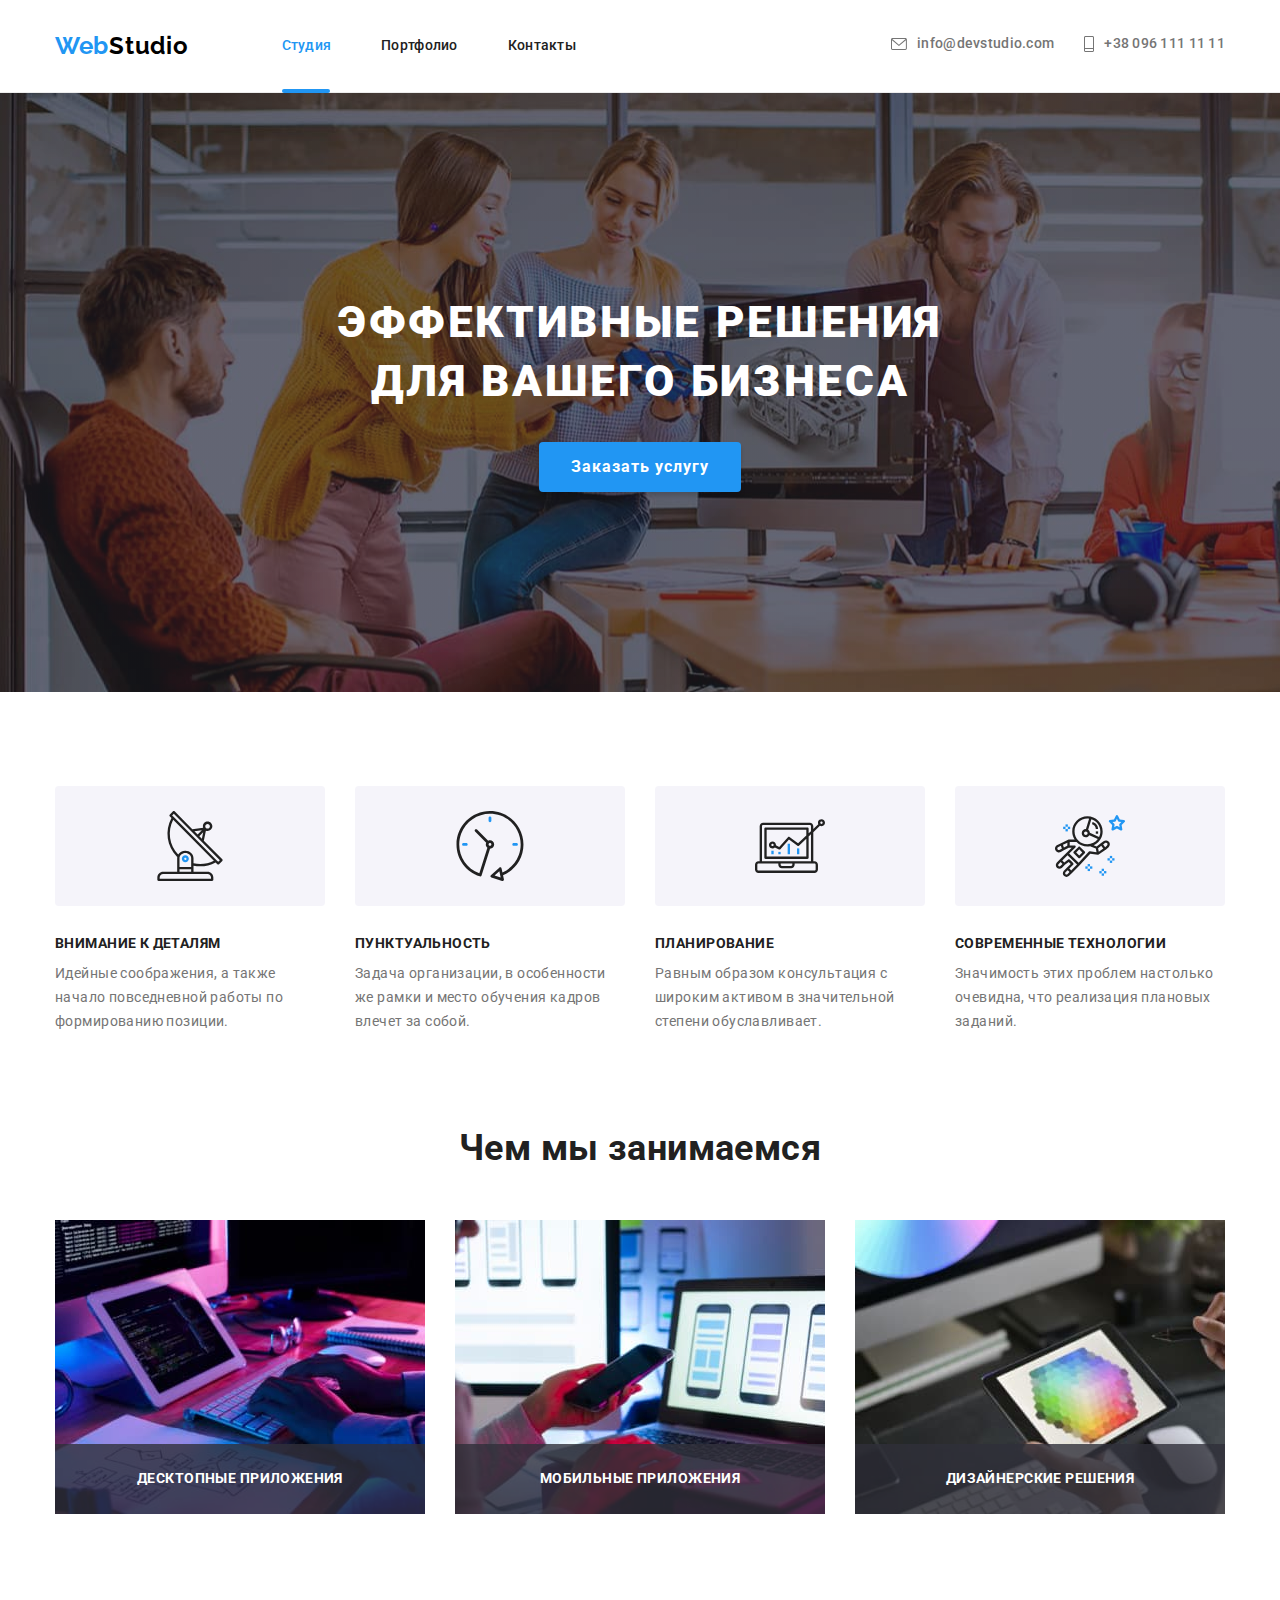
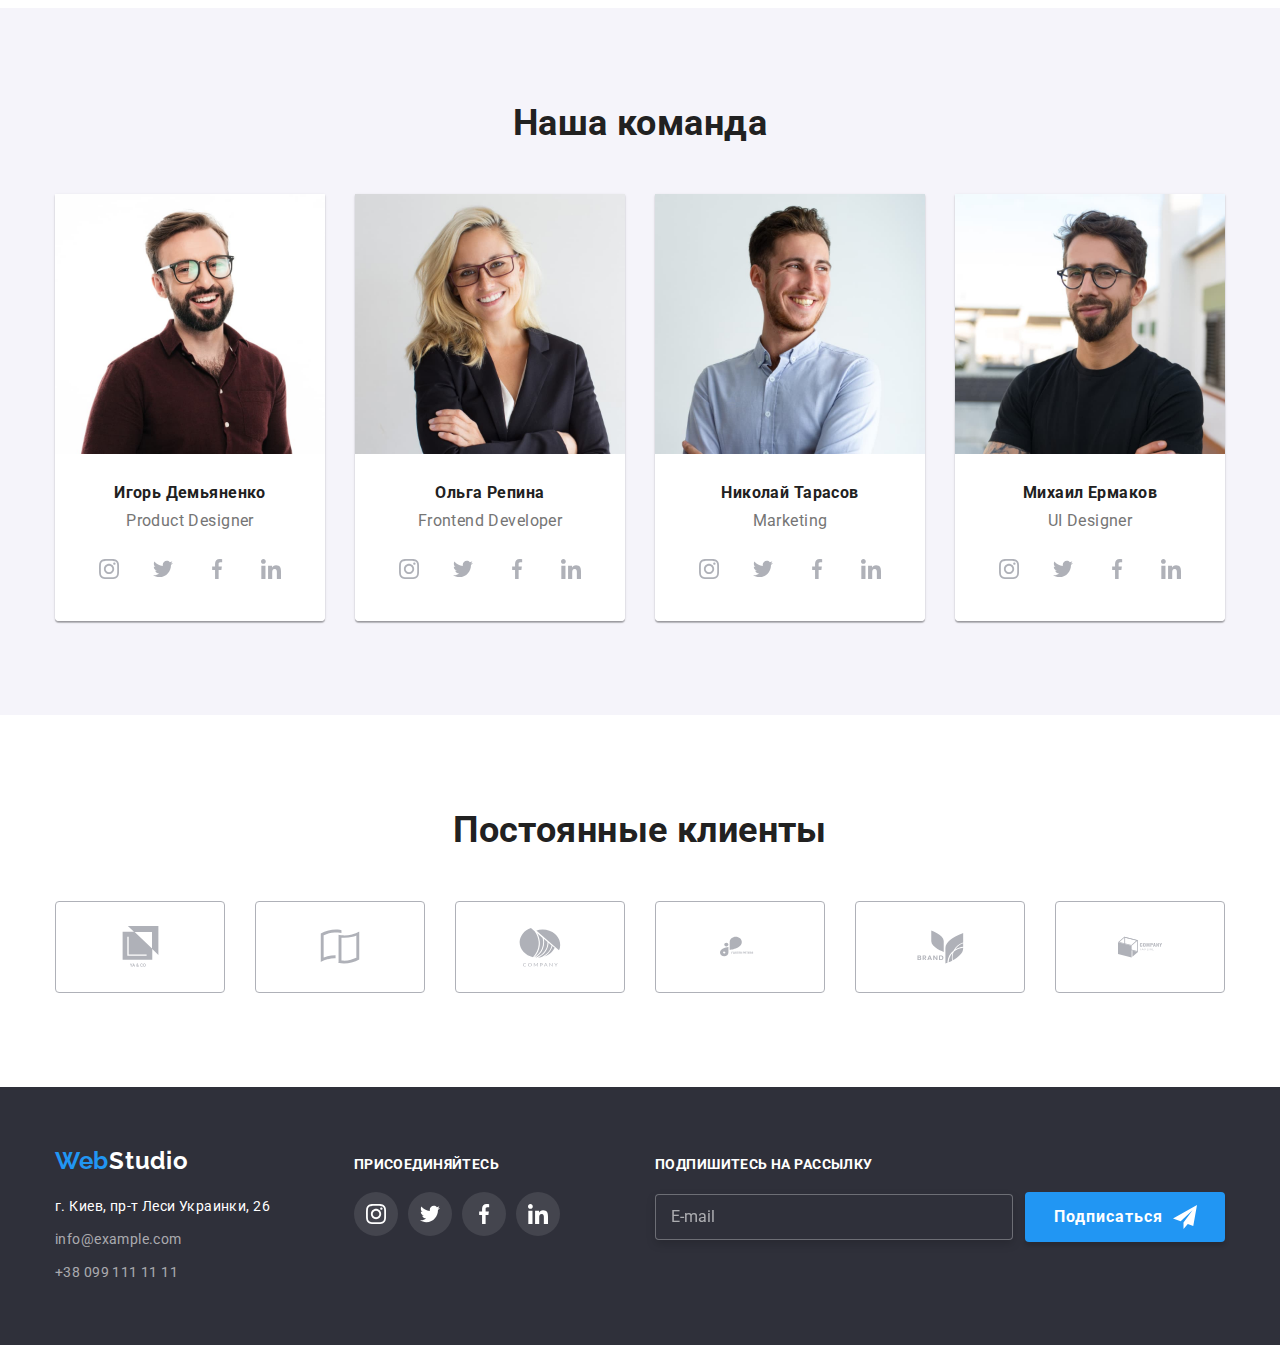
<file: index.html>
<!DOCTYPE html>
<html lang="ru">
<head>
    <meta charset="UTF-8">
    <meta http-equiv="X-UA-Compatible" content="IE=edge">
    <meta name="viewport" content="width=device-width, initial-scale=1.0">
    <title>WebStudio</title>
    <link href="https://fonts.googleapis.com/css2?family=Raleway:wght@700&family=Roboto:wght@400;500;700;900&display=swap"
      rel="stylesheet">
    <!--<link rel="stylesheet" href="https://cdnjs.cloudflare.com/ajax/libs/modern-normalize/1.1.0/modern-normalize.min.css">-->
    <!--<link rel="stylesheet" href="./css/styles.css">-->
    <link rel="stylesheet" href="./css/main.min.css"> 
</head>

<body>
  <header class="header header--underline">
  <div class="container header__main-nav">
    <nav class="header__main-nav">
      <a href="./index.html" class="logo">Web<span class="logo--black">Studio</span></a>
      <ul class="header__site-nav">
        <li class="header__item  header__item-studio--active"><a href="" class="header__link header__link--current">Студия</a></li>
        <li class="header__item"><a href="./portfolio.html" class="header__link">Портфолио</a></li>
        <li class="header__item"><a href="" class="header__link">Контакты</a></li>
      </ul>
    </nav>
          <ul class="header__auth-nav">
            <li class="header__point">
              <a class="header__contact" href="mailto:info@devstudio.com">
                <svg class="header__icon header__icon--envelope" width="16" height="12"><use href="./images/sprite.svg#icon-envelope"></use></svg>info@devstudio.com</a>
            </li>
            <li class="header__point">
              <a class="header__contact" href="tel:+380961111111">
                <svg class="header__icon header__icon--smartphone" width="10" height="16"><use href="./images/sprite.svg#icon-cell"></use></svg>+38 096 111 11 11</a>
            </li>
          </ul>
  </div>
  </header>

<main>
  <section class="hero">
      <h1 class="hero__title">Эффективные решения<br/> для вашего бизнеса</h1>
      <button type="button" class="hero__button" data-modal-open>Заказать услугу</button>
  </section>


  <section class="our-pluses">
    <div class="container">
      <h2 class="our-pluses__title visually-hidden">Преимущества компании</h2>
      <ul class="our-pluses__list">
        <li class="our-pluses__item icon-antenna"><!--Одну иконку сделал через класс как пример-->
          <h3 class="our-pluses__subtitle">Внимание к деталям</h3>
          <p class="our-pluses__text">
            Идейные соображения, а также начало повседневной работы по формированию позиции.
          </p>
        </li>
        <li class="our-pluses__item">
          <h3 class="our-pluses__subtitle">Пунктуальность</h3>
          <p class="our-pluses__text">
            Задача организации, в особенности же рамки и место обучения кадров влечет за собой.
          </p>
        </li>
        <li class="our-pluses__item">
          <h3 class="our-pluses__subtitle">Планирование</h3>
          <p class="our-pluses__text">
            Равным образом консультация с широким активом в значительной степени обуславливает.
          </p>
        </li>
        <li class="our-pluses__item">
          <h3 class="our-pluses__subtitle">Современные технологии</h3>
          <p class="our-pluses__text">
            Значимость этих проблем настолько очевидна, что реализация плановых заданий.
          </p>
        </li>
      </ul>
    </div>
  </section>

  <section class="our-works">
    <div class="container">
      <h2 class="our-works__title">Чем мы занимаемся</h2>
        <ul class="our-works__list">
          <li>
            <div class="our-works__wrap">
              <img class="our-works__img" src="./images/computerphoto1.jpg" width="370" alt="компьютерные технологии" />
              <h3 class="our-works__subtitle">Десктопные приложения</h3>
            </div>
          </li>
          <li>
            <div class="our-works__wrap">
              <img class="our-works__img" src="./images/computerphoto2.jpg" width="370" alt="компьютерные технологии" />
              <h3 class="our-works__subtitle">Мобильные приложения</h3>
            </div>
          </li>
          <li>
            <div class="our-works__wrap">
              <img class="our-works__img" src="./images/computerphoto3.jpg" width="370" alt="компьютерные технологии" />
              <h3 class="our-works__subtitle">Дизайнерские решения</h3>
            </div>
          </li>
        </ul>
    </div>
  </section>

  <section class="our-team">
    <div class="container">
      <h2 class="our-team__title section-title title-style">Наша команда</h2>
      <ul class="our-team__card-set">
        <li class="our-team__card">
          <img class="our-team__img" src="./images/igor-photo.jpg" width="270" alt="игорь-product manager" />
          <div class="our-team__text-wrap">
            <h3 class="our-team__subtitle">Игорь Демьяненко</h3>
            <p class="our-team__text">Product Designer</p>
            <ul class="our-team__list-links">
              <li>
                <a class="our-team__link" href="">
                  <svg class="our-team__icon" width="20" height="20">
                    <use href="./images/icons.svg#instagram-gray"></use>
                  </svg>
                </a>
              </li>
              <li>
                <a class="our-team__link" href="">
                  <svg class="our-team__icon" width="20" height="20">
                    <use href="./images/icons.svg#twitter-gray"></use>
                  </svg>
                </a>
              </li>
              <li>
                <a class="our-team__link" href="">
                  <svg class="our-team__icon" width="20" height="20">
                    <use href="./images/icons.svg#facebook-gray"></use>
                  </svg>
                </a>
              </li>
              <li>
                <a class="our-team__link" href="">
                  <svg class="our-team__icon" width="20" height="20">
                    <use href="./images/icons.svg#linkedin-gray"></use>
                  </svg>
                </a>
              </li>
            </ul>
          </div>
        </li>
        <li class="our-team__card">
          <img class="our-team__img" src="./images/olga-photo.jpg" width="270" alt="ольга-frontend devtloper" />
          <div class="our-team__text-wrap">
            <h3 class="our-team__subtitle section-title">Ольга Репина</h3>
            <p class="our-team__text">Frontend Developer</p>
            <ul class="our-team__list-links list">
              <li>
                <a class="our-team__link" href="">
                  <svg class="our-team__icon" width="20" height="20">
                    <use href="./images/icons.svg#instagram-gray"></use>
                  </svg>
                </a>
              </li>
              <li>
                <a class="our-team__link" href="">
                  <svg class="our-team__icon" width="20" height="20">
                    <use href="./images/icons.svg#twitter-gray"></use>
                  </svg>
                </a>
              </li>
              <li>
                <a class="our-team__link" href="">
                  <svg class="our-team__icon" width="20" height="20">
                    <use href="./images/icons.svg#facebook-gray"></use>
                  </svg>
                </a>
              </li>
              <li>
                <a class="our-team__link" href="">
                  <svg class="our-team__icon" width="20" height="20">
                    <use href="./images/icons.svg#linkedin-gray"></use>
                  </svg>
                </a>
              </li>
            </ul>
          </div>
        </li>
        <li class="our-team__card">
          <img class="our-team__img" src="./images/nikolai-photo.jpg" width="270" alt="николай-marketing manager" />
          <div class="our-team__text-wrap">
            <h3 class="our-team__subtitle section-title">Николай Тарасов</h3>
            <p class="our-team__text">Marketing</p>
            <ul class="our-team__list-links list">
              <li>
                <a class="our-team__link" href="">
                  <svg class="our-team__icon" width="20" height="20">
                    <use href="./images/icons.svg#instagram-gray"></use>
                  </svg>
                </a>
              </li>
              <li>
                <a class="our-team__link" href="">
                  <svg class="our-team__icon" width="20" height="20">
                    <use href="./images/icons.svg#twitter-gray"></use>
                  </svg>
                </a>
              </li>
              <li>
                <a class="our-team__link" href="">
                  <svg class="our-team__icon" width="20" height="20">
                    <use href="./images/icons.svg#facebook-gray"></use>
                  </svg>
                </a>
              </li>
              <li>
                <a class="our-team__link" href="">
                  <svg class="our-team__icon" width="20" height="20">
                    <use href="./images/icons.svg#linkedin-gray"></use>
                  </svg>
                </a>
              </li>
            </ul>
          </div>
        </li>
        <li class="our-team__card">
          <img class="our-team__img" src="./images/mihail-photo.jpg" width="270" alt="михаил-UI designer" />
          <div class="our-team__text-wrap">
            <h3 class="our-team__subtitle section-title">Михаил Ермаков</h3>
            <p class="our-team__text">UI Designer</p>
            <ul class="our-team__list-links list">
              <li>
                <a class="our-team__link" href="">
                  <svg class="our-team__icon" width="20" height="20">
                    <use href="./images/icons.svg#instagram-gray"></use>
                  </svg>
                </a>
              </li>
              <li>
                <a class="our-team__link" href="">
                  <svg class="our-team__icon" width="20" height="20">
                    <use href="./images/icons.svg#twitter-gray"></use>
                  </svg>
                </a>
              </li>
              <li>
                <a class="our-team__link" href="">
                  <svg class="our-team__icon" width="20" height="20">
                    <use href="./images/icons.svg#facebook-gray"></use>
                  </svg>
                </a>
              </li>
              <li>
                <a class="our-team__link" href="">
                  <svg class="our-team__icon" width="20" height="20">
                    <use href="./images/icons.svg#linkedin-gray"></use>
                  </svg>
                </a>
              </li>
            </ul>
          </div>
        </li>
      </ul>
    </div>
  </section>

  <section class="clients">
    <div class="container">
      <h2 class="clients__title">Постоянные клиенты</h2>
      <ul class="clients__list">
        <li class="clients__item">
          <a class="clients__link" href=""><svg width="41" height="47" class="clients__icon"><use href="./images/icons.svg#company-one"></use></svg></a>
        </li>
        <li class="clients__item">
          <a class="clients__link" href=""><svg width="40" height="52" class="clients__icon"><use href="./images/icons.svg#company-two"></use></svg></a>
        </li>
        <li class="item">
          <a class="clients__link" href=""><svg width="44" height="42" class="clients__icon"><use href="./images/icons.svg#company-three"></use></svg></a>
        </li>
        <li class="clients__item">
          <a class="clients__link" href=""><svg width="85" height="41" class="clients__icon"><use href="./images/icons.svg#company-four"></use></svg></a>
        </li>
        <li class="clients__item">
          <a class="clients__link" href=""><svg width="63" height="46" class="clients__icon"><use href="./images/icons.svg#company-five"></use></svg></a>
        </li>
        <li class="clients__item">
          <a class="clients__link" href=""><svg width="94" height="44" class="clients__icon"><use href="./images/icons.svg#company-six"></use></svg></a>
        </li>
      </ul>
    </div>
  </section>
</main>

  <footer class="footer">
   <div class="container footer__footer-wrap">
      <div class="footer__contact-wrap">
          <a href="./index.html" class="logo footer__logo">Web<span class="logo--white">Studio</span></a>
          <address class="footer__contact">
              <p class="footer__text">г. Киев, пр-т Леси Украинки, 26</p>
              <ul class="footer__contact-list">
                <li class="footer__contact-item"><a class="footer__contact-link" href="mailto:info@example.com">info@example.com</a></li>
                <li class="footer__contact-item"><a class="footer__contact-link" href="tel:+380991111111">+38 099 111 11 11</a></li>
              </ul>
          </address>
      </div>

      <div class="footer__links-wrap">
        <h2 class="footer__title">присоединяйтесь</h2>
        <ul class="footer__links-list">
          <li class="footer__links-item">
            <a class="footer__link" href=""><svg class="footer__links-icon" width="20" height="20"><use href="./images/icons.svg#instagram-footer"></use></svg></a>
          </li>
          <li class="footer__links-item">
            <a class="footer__link" href=""><svg class="footer__links-icon" width="20" height="20"><use href="./images/icons.svg#twitter-footer"></use></svg></a>
          </li>
          <li class="footer__links-item">
            <a class="footer__link" href=""><svg class="footer__links-icon" width="20" height="20"><use href="./images/icons.svg#facebook-footer"></use></svg></a>
          </li>
          <li class="footer__links-item">
            <a class="footer__link" href=""><svg class="footer__links-icon" width="20" height="20"><use href="./images/icons.svg#linkedin-footer"></use></svg></a>
          </li>
        </ul>
      </div>

      <div class="footer__email">
          <h2 class="footer__title">Подпишитесь на рассылку</h2>
          <div class="footer__email-wrap">
              <form class="footer__form" method="post" autocomplete="off">
                <input class="footer__input" type="email" name="email" placeholder="E-mail">
              </form>
              <div class="footer__email-thumb">
                  <button class="footer__button" type="submit">Подписаться</button>
                  <svg class="footer__button-icon" width="24" height="24">
                    <use href="./images/icons.svg#icon-send"></use>
                  </svg>
              </div>
          </div>
      </div>
   </div>
  </footer>


  <div class="backdrop is-hidden" data-modal>
    <div class="backdrop__modal">
        <div class="backdrop__button-wrap">
          <button class="backdrop__button" type="button" data-modal-close>
            <svg class="backdrop-icon" width="11" height="11">
              <use href="./images/sprite.svg#icon-cross"></use>
            </svg>
          </button>
        </div>

      <form class="form" method="post" autocomplete="off" novalidate>
          <h2 class="form__title">Оставьте свои данные, мы вам перезвоним</h2>

          <label class="form__label">
              <span class="form__text">Имя</span>
              <span class="form__field">
                  <input class="form__input" type="text" name="username">
                  <svg class="form__icon" width="18" height="18">
                    <use href="./images/icons.svg#person-black"></use>
                  </svg>
              </span>
          </label>

          <label class="form__label">
              <span class="form__text">Телефон</span>
              <span class="form__field">
                  <input class="form__input" type="tel" name="tel">
                  <svg class="form__icon" width="18" height="18">
                    <use href="./images/icons.svg#phone-black"></use>
                  </svg>
              </span>
          </label>

          <label class="form__label">
              <span class="form__text">Почта</span>
              <span class="form__field">
                  <input class="form__input" type="email" name="email">
                  <svg class="form__icon" width="18" height="18">
                    <use href="./images/icons.svg#email-black"></use>
                  </svg>
              </span>
          </label>

          <label class="form__label form__label--textarea">
              <span class="form__text">Комментарий</span>
              <textarea class="form__textarea" name="comments" placeholder="Введите текст"></textarea>
          </label>

          <label class="form__label-checkbox">
            <input class="form__checkbox" type="checkbox" name="agree" value="agree">
            <span class="form__checkbox-icon"></span>
            <span class="form__checkbox-text">Соглашаюсь с рассылкой и принимаю <a class="form__link" href="">Условия договора</a></span>
          </label>

          <button class="button form__button" type="submit">Отправить</button>
      </form>
    </div>
  </div>

  <script src="./js/modal.js"></script>

</body>
</html>
</file>
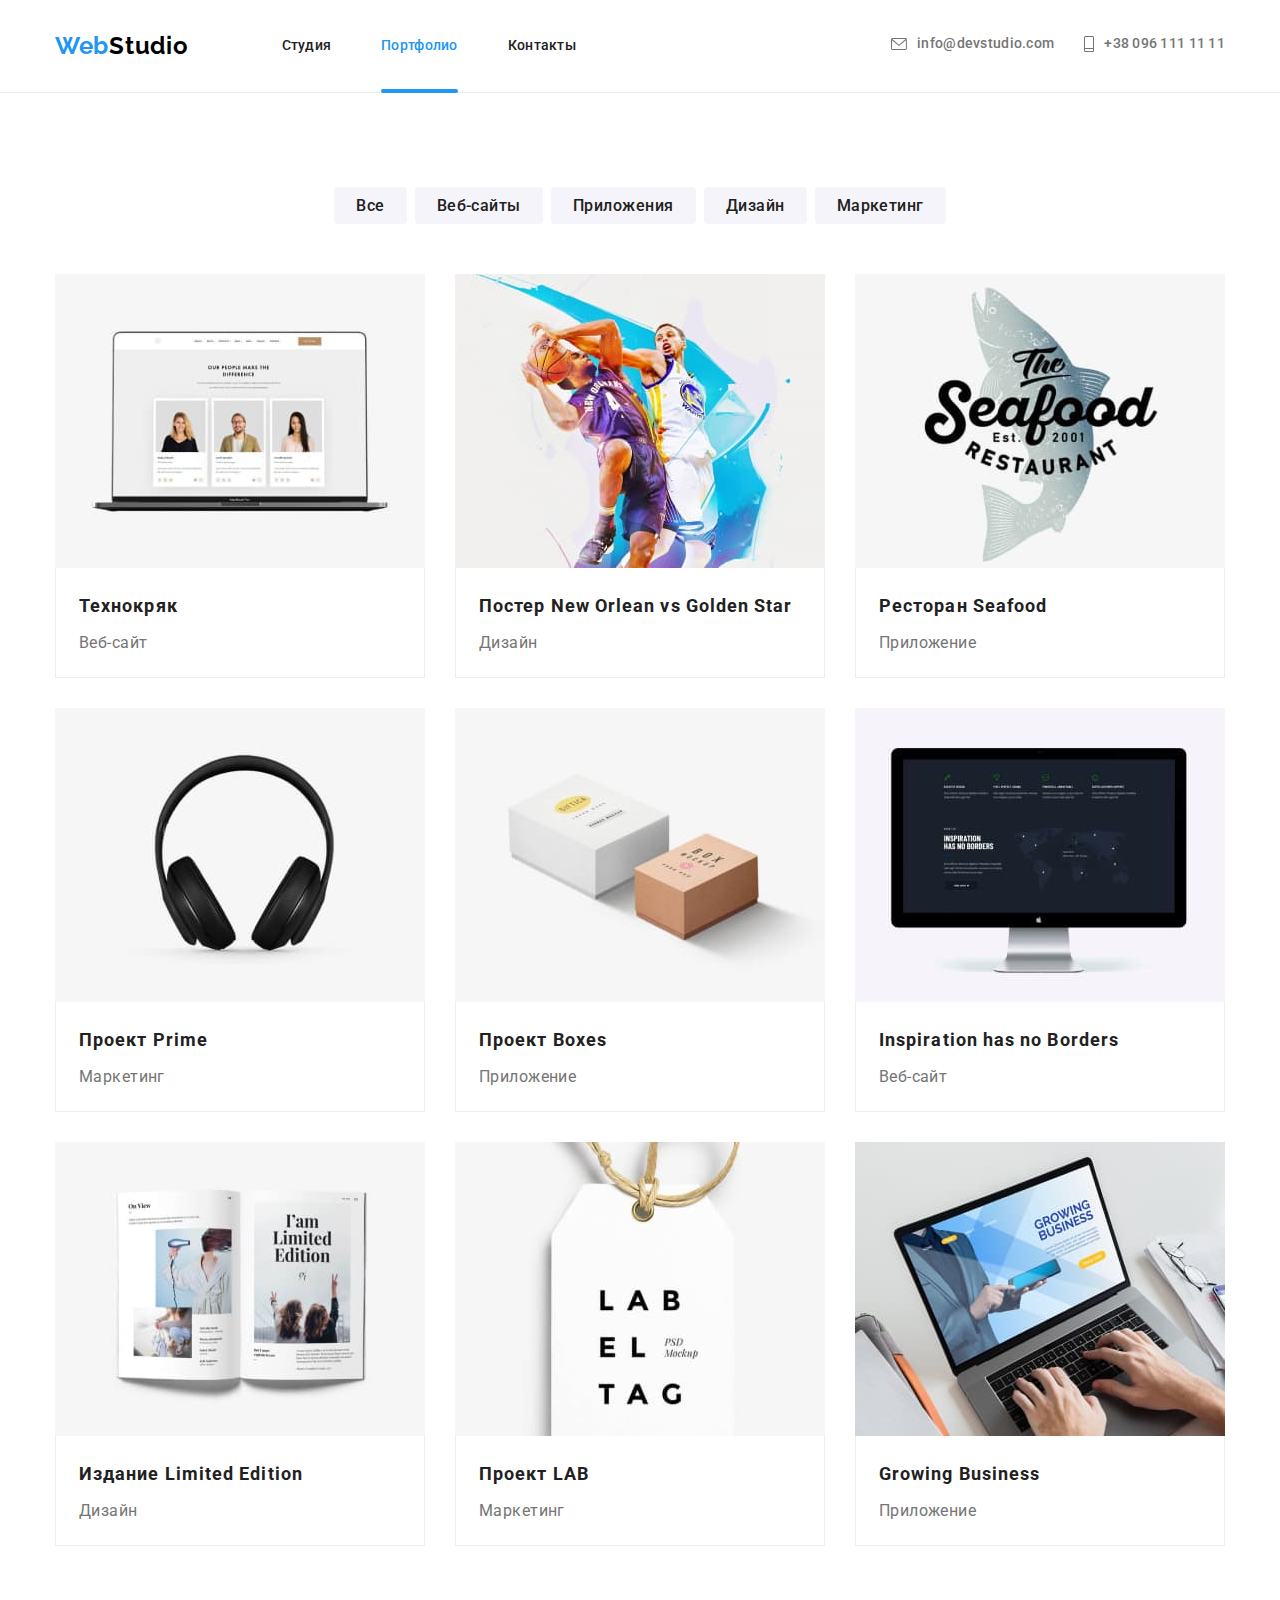
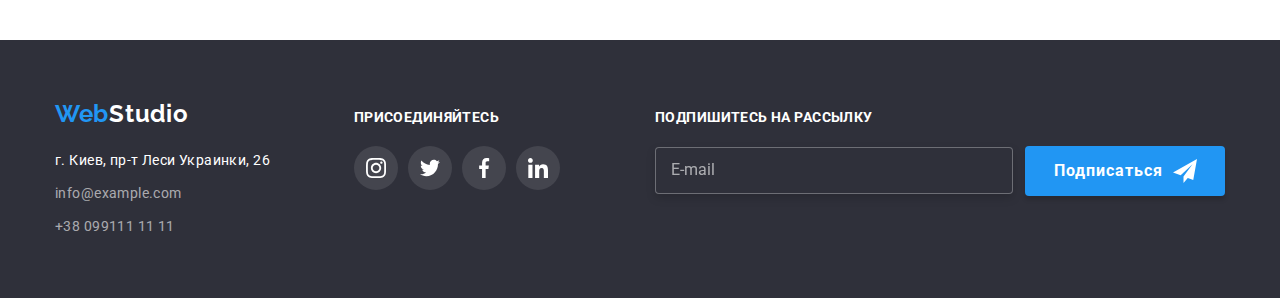
<file: portfolio.html>
<!DOCTYPE html>
<html lang="en">
<head>
    <meta charset="UTF-8">
    <meta http-equiv="X-UA-Compatible" content="IE=edge">
    <meta name="viewport" content="width=device-width, initial-scale=1.0">
    <title>WebStudio</title>
    <link href="https://fonts.googleapis.com/css2?family=Raleway:wght@700&family=Roboto:wght@400;500;700;900&display=swap"
        rel="stylesheet">
    <!--<link rel="stylesheet" href="https://cdnjs.cloudflare.com/ajax/libs/modern-normalize/1.1.0/modern-normalize.min.css">-->
    <!--<link rel="stylesheet" href="./css/styles.css">-->
    <link rel="stylesheet" href="./css/main.min.css">
</head>
<body>
<header class="header header--underline">
    <div class="container header__main-nav">
        <nav class="header__main-nav">
            <a href="./index.html" class="logo">Web<span class="logo--black">Studio</span></a>
            <ul class="header__site-nav list">
                <li class="header__item">
                    <a href="./index.html" class="header__link">Студия</a>
                </li>
                <li class="header__item header__item-prtf--active">
                    <a href="" class="header__link header__link--current">Портфолио</a>
                </li>
                <li class="header__item">
                    <a href="" class="header__link">Контакты</a>
                </li>
            </ul>
        </nav>
        <ul class="header__auth-nav list">
            <li class="header__point">
                <a class="header__contact" href="mailto:info@devstudio.com">
                    <svg class="header__icon header__icon--envelope" width="16" height="12">
                        <use href="./images/sprite.svg#icon-envelope"></use>
                    </svg>info@devstudio.com</a>
            </li>
            <li class="header__point">
                <a class="header__contact" href="tel:+380961111111">
                    <svg class="header__icon header__icon--smartphone" width="10" height="16">
                        <use href="./images/sprite.svg#icon-cell"></use>
                    </svg>+38 096 111 11 11</a>
            </li>
        </ul>
    </div>
</header>

<main>
  <section class="projects">
      <div class="container">
        <h1 class="visually-hidden">Портфолио</h1>
        <ul class="projects__button-list">
            <li class="projects__button-item"><button type="button" class="projects__button">Все</button></li>
            <li class="projects__button-item"><button type="button" class="projects__button">Веб-сайты</button></li>
            <li class="projects__button-item"><button type="button" class="projects__button">Приложения</button></li>
            <li class="projects__button-item"><button type="button" class="projects__button">Дизайн</button></li>
            <li class="projects__button-item"><button type="button" class="projects__button">Маркетинг</button></li>
        </ul>
        <ul class="projects__list">
            <li class="projects__item">
                <a class="projects__link" href="">
                    <div class="projects__thumb">
                        <p class="projects__overlay">
                            Ресурс предлагает комплексные предложения с разным уровнем функционала и сервисов. 
                            Все это позволит посетителю получить исчерпывающие сведения о компании или частном лице.
                        </p>
                        <img class="projects__img" src="./images/techno-collapse.jpg" alt="Технокряк">
                    </div>
                    <div class="projects__text-wrap">
                        <h2 class="projects__subtitle">Технокряк</h2>
                        <p class="projects__text">Веб-сайт</p>
                    </div>
                </a>
            </li>
            <li class="projects__item">
                <a class="projects__link" href="">
                    <div class="projects__thumb">
                        <p class="projects__overlay">
                            Ресурс предлагает комплексные предложения с разным уровнем функционала и сервисов.
                            Все это позволит посетителю получить исчерпывающие сведения о компании или частном лице.
                        </p>
                        <img class="projects__img" src="./images/bassketball.jpg" alt="Постер New Orlean vs Golden Star">
                    </div>
                    <div class="projects__text-wrap">
                        <h2 class="projects__subtitle">Постер New Orlean vs Golden Star</h2>
                        <p class="projects__text">Дизайн</p>
                    </div>
                </a>
            </li>
            <li class="projects__item">
                <a class="projects__link" href="">
                    <div class="projects__thumb">
                        <p class="projects__overlay">
                            Ресурс предлагает комплексные предложения с разным уровнем функционала и сервисов.
                            Все это позволит посетителю получить исчерпывающие сведения о компании или частном лице.
                        </p>
                        <img class="projects__img" src="./images/seafood.jpg" alt="Ресторан Seafood">
                    </div>
                    <div class="projects__text-wrap">
                        <h2 class="projects__subtitle">Ресторан Seafood</h2>
                        <p class="projects__text">Приложение</p>
                    </div>
                </a>
            </li>
            <li class="projects__item">
                <a class="projects__link" href="">
                    <div class="projects__thumb">
                        <p class="projects__overlay">
                            Ресурс предлагает комплексные предложения с разным уровнем функционала и сервисов.
                            Все это позволит посетителю получить исчерпывающие сведения о компании или частном лице.
                        </p>
                        <img class="projects__img" src="./images/headphones.jpg" alt="Проект Prime">
                    </div>
                    <div class="projects__text-wrap">
                        <h2 class="projects__subtitle">Проект Prime</h2>
                        <p class="projects__text">Маркетинг</p>
                    </div>
                </a>
            </li>
            <li class="projects__item">
                <a class="projects__link" href="">
                    <div class="projects__thumb">
                        <p class="projects__overlay">
                            Ресурс предлагает комплексные предложения с разным уровнем функционала и сервисов.
                            Все это позволит посетителю получить исчерпывающие сведения о компании или частном лице.
                        </p>
                        <img class="projects__img" src="./images/boxes.jpg" alt="Inspiration has no Borders">
                    </div>
                    <div class="projects__text-wrap">
                        <h2 class="projects__subtitle">Проект Boxes</h2>
                        <p class="projects__text">Приложение</p>
                    </div>
                </a>
            </li>
            <li class="projects__item">
                <a class="projects__link" href="">
                    <div class="projects__thumb">
                        <p class="projects__overlay">
                            Ресурс предлагает комплексные предложения с разным уровнем функционала и сервисов.
                            Все это позволит посетителю получить исчерпывающие сведения о компании или частном лице.
                        </p>
                        <img class="projects__img" src="./images/computer.jpg" alt="Inspiration has no Borders">
                    </div>
                    <div class="projects__text-wrap">
                        <h2 class="projects__subtitle">Inspiration has no Borders</h2>
                        <p class="projects__text">Веб-сайт</p>
                    </div>
                </a>
            </li>
            <li class="projects__item">
                <a class="projects__link" href="">
                    <div class="projects__thumb">
                        <p class="projects__overlay">
                            Ресурс предлагает комплексные предложения с разным уровнем функционала и сервисов.
                            Все это позволит посетителю получить исчерпывающие сведения о компании или частном лице.
                        </p>
                        <img class="projects__img" src="./images/edition.jpg" alt="Издание Limited Edition">
                    </div>
                    <div class="projects__text-wrap">
                        <h2 class="projects__subtitle">Издание Limited Edition</h2>
                        <p class="projects__text">Дизайн</p>
                    </div>
                </a>
            </li>
            <li class="projects__item">
                <a class="projects__link" href="">
                    <div class="projects__thumb">
                        <p class="projects__overlay">
                            Ресурс предлагает комплексные предложения с разным уровнем функционала и сервисов.
                            Все это позволит посетителю получить исчерпывающие сведения о компании или частном лице.
                        </p>
                        <img class="projects__img" src="./images/lab.jpg" alt="Проект LAB">
                    </div>
                    <div class="projects__text-wrap">
                        <h2 class="projects__subtitle">Проект LAB</h2>
                        <p class="projects__text">Маркетинг</p>
                    </div>
                </a>
            </li>
            <li class="projects__item">
                <a class="projects__link" href="">
                    <div class="projects__thumb">
                        <p class="projects__overlay">
                            Ресурс предлагает комплексные предложения с разным уровнем функционала и сервисов.
                            Все это позволит посетителю получить исчерпывающие сведения о компании или частном лице.
                        </p>
                        <img class="projects__img" src="./images/growing-business.jpg" alt="Growing Business">
                    </div>
                    <div class="projects__text-wrap">
                        <h2 class="projects__subtitle">Growing Business</h2>
                        <p class="projects__text">Приложение</p>
                    </div>
                </a>
            </li>
        </ul>
      </div>
  </section>
</main>

<footer class="footer">
    <div class="container footer__footer-wrap">
        <div>
            <a href="./index.html" class="logo footer__logo">Web<span class="logo--white">Studio</span></a>
            <address class="footer__contact">
                <p class="footer__text">г. Киев, пр-т Леси Украинки, 26</p>
                <ul class="footer__contact-list list">
                    <li class="footer__contact-item">
                        <a class="footer__contact-link"href="mailto:info@example.com">info@example.com</a>
                    </li>
                    <li class="footer__contact-item">
                        <a class="footer__contact-link" href="tel:+380991111111">+38 099111 11 11</a>
                    </li>
                </ul>
            </address>
        </div>

        <div class="footer__links-wrap">
            <h2 class="footer__title">присоединяйтесь</h2>
            <ul class="footer__links-list list">
                <li class="footer__links-item">
                    <a class="footer__link" href=""><svg class="footer__links-icon" width="20" height="20">
                            <use href="./images/icons.svg#instagram-footer"></use></svg></a>
                </li>
                <li class="footer__links-item">
                    <a class="footer__link" href=""><svg class="footer__links-icon" width="20" height="20">
                            <use href="./images/icons.svg#twitter-footer"></use></svg></a>
                </li>
                <li class="footer__links-item">
                    <a class="footer__link" href=""><svg class="footer__links-icon" width="20" height="20">
                            <use href="./images/icons.svg#facebook-footer"></use></svg></a>
                </li>
                <li class="footer__links-item">
                    <a class="footer__link" href=""><svg class="footer__links-icon" width="20" height="20">
                            <use href="./images/icons.svg#linkedin-footer"></use></svg></a>
                </li>
            </ul>
        </div>

        <div class="footer__email">
            <h2 class="footer__title">Подпишитесь на рассылку</h2>
            <div class="footer__email-wrap">
                <form class="footer__form" method="post" autocomplete="off">
                    <input class="footer__input" type="email" name="email" placeholder="E-mail">
                </form>
                <div class="footer__email-thumb">
                    <button class="button footer__button" type="submit">Подписаться</button>
                    <svg class="footer__button-icon" width="24" height="24">
                        <use href="./images/icons.svg#icon-send"></use>
                    </svg>
                </div>
            </div>
        </div>
    </div>
</footer>

</body>
</html>
</file>
<file: css/styles.css>
/* цвет основной #757575*/
/* цвет вторичный #212121*/
/* цвет спец #FFFFFF*/
/* цвет акцент #2196F3*/
/* цвет footer address rgba(255, 255, 255, 0.6);*/

:root {
  --text-color: #757575;
  --title-color: #212121;
  --accent-color: #2196f3;
  --special-color: #ffffff;
  --footer-color: #2f303a;
  --team-color: #f5f4fa;
  --help-color: tomato;

  --project-list-margin: 30px;
  --animation-timfun: cubic-bezier(0.4, 0, 0.2, 1);
}

body {
  color: var(--text-color);

  font-family: 'Roboto', sans-serif;
  font-weight: 400;
  font-size: 14px;
  letter-spacing: 0.03em;
}

.visually-hidden {
  position: absolute;
  width: 1px;
  height: 1px;
  margin: -1px;
  border: 0;
  padding: 0;
  white-space: nowrap;
  clip-path: inset(100%);
  clip: rect(0 0 0 0);
  overflow: hidden;
}

/*---------------------UTILITY----------------------------------------*/
.list {
  padding: 0;
  margin: 0;
  list-style: none;
}

/*----------------------------BUTTON------------------------------------*/
.button {
  display: inline-block;
  min-width: 200px;
  height: 50px;

  color: var(--special-color);

  border-radius: 4px;
  box-shadow: 0px 4px 4px rgba(0, 0, 0, 0.15);
  border: none;

  font-family: inherit;
  font-weight: 700;
  font-size: 16px;
  line-height: 1.87;
  letter-spacing: 0.06em;
  cursor: pointer;
}

/*---------------------LOGO----------------------------------------*/
.logo {
  color: var(--accent-color);
  text-decoration: none;

  font-family: 'Raleway', sans-serif;
  font-weight: 700;
  font-size: 24px;
  line-height: 1.19;
  letter-spacing: 0.03em;
  margin-right: 93px;
}
.logo--black {
  color: #000;
}
.logo--white {
  color: #fff;
}


/*---------------------HEADER----------------------------------------*/
.header {
  background-color: var(--special-color);

  padding-bottom: 31px;
  padding-top: 32px;
}
.header--underline {
  border-bottom: 1px solid #ececec;
}
.header__main-nav {
  display: flex;
  align-items: center;
  justify-content: space-between;
}
.header__item:not(:last-child) {
  margin-right: 50px;
}
.header__item {
  position: relative;
}
.header__item-studio--active::after,
.header__item-prtf--active::after {
  position: absolute;
  top: 50.5px;
  left: 0px;

  display: block;
  content: '';
  height: 4px;

  /*opacity: 0;
  pointer-events: none;*/

  background: #2196f3;
  border-radius: 2px;
}
.header__item-studio--active::after {
  width: 48px;
}
.header__item-prtf--active::after {
  width: 77px;
}
/*.header__item-studio--active:hover::after {
  opacity: 1;
}*/
/*.header__item-prtf--active:hover::after {
  opacity: 1;
}*/
.header__site-nav,
.header__auth-nav {
  display: flex;

  line-height: 1.14;
  letter-spacing: 0.02em;
  font-weight: 500;
}
.header__link {
  display: block;

  color: var(--title-color);
  text-decoration: none;
  transition: color 250ms var(--animation-timfun);
}
.header__link:hover,
.header__link:focus,
.header__contact:hover,
.header__contact:focus {
  color: var(--accent-color);
}
.header__link--current {
  color: var(--accent-color);
}
.header__contact {
  display: inline-flex;
  align-items: center;

  text-decoration: none;
  color: var(--text-color);

  transition: color 250ms var(--animation-timfun);
}
.header__icon {
  fill: #757575;
  transition: fill 250ms var(--animation-timfun);
}
.header__contact:hover .header__icon {
  fill: var(--accent-color);
}
.header__icon--envelope {
  margin-right: 10px;
}
.header__icon--smartphone {
  margin-right: 10px;
  margin-left: 30px;
}


/*---------------------SECTION----------------------------------------*/
.section-title {
  color: var(--title-color);
}
.title-style {
  font-size: 36px;
  text-align: center;
  line-height: 1.17;
}


/*---------------------SECTION HERO----------------------------------------*/
.hero {
  background-color: var(--footer-color);
  background-image: linear-gradient(to right, rgba(47, 48, 58, 0.4), rgba(47, 48, 58, 0.4)),
    url(../images/hero-bgr.jpg);

  padding-bottom: 200px;
  padding-top: 200px;
  text-align: center;
}
.hero__title {
  color: var(--special-color);
  margin-top: 0;
  margin-bottom: 30px;

  font-weight: 900;
  font-size: 44px;
  line-height: 1.36;
  letter-spacing: 0.06em;
  text-transform: uppercase;
}
.hero__button {
  text-align: center;
  padding: 10px 32px;
  background-color: var(--accent-color);
}


/*---------------------SECTION OUR-PLUSES----------------------------------------*/
.our-pluses {
  padding-top: 94px;
  padding-bottom: 94px;
}
.our-pluses__title {
  margin-top: 0;
}
.our-pluses__list {
  display: flex;
}
.our-pluses__item {
  width: calc((100%-90) / 4);
}
.our-pluses__item:not(:last-child) {
  margin-right: 30px;
}
.our-pluses__subtitle {
  color: var(--title-color);

  margin-top: 0;
  margin-bottom: 10px;

  font-weight: 700;
  font-size: 14px;
  line-height: 1.14;
  letter-spacing: 0.03em;
  text-transform: uppercase;
}
.our-pluses__text {
  line-height: 1.71em;
  margin-top: 0;
  margin-bottom: 0;
}
.our-pluses__item::before {
  display: block;
  content: '';
  width: 270px;
  height: 120px;

  background-color: #f5f4fa;

  margin-bottom: 30px;
  border-radius: 4px;
}
.icon-antenna::before {
  content: '';
  background-image: url(../images/antenna.svg);
  background-repeat: no-repeat;
  background-position: center;
}
.our-pluses__item:nth-child(2)::before {
  content: '';
  background-image: url(../images/clock.svg);
  background-repeat: no-repeat;
  background-position: center;
}
.our-pluses__item:nth-child(3)::before {
  content: '';
  background-image: url(../images/diagram.svg);
  background-repeat: no-repeat;
  background-position: center;
}
.our-pluses__item:nth-child(4)::before {
  content: '';
  background-image: url(../images/astronaut.svg);
  background-repeat: no-repeat;
  background-position: center;
}


/*---------------------SECTION OUR-WORKS----------------------------------------*/
.our-works {
  padding-top: 0;
  padding-bottom: 94px;
}
.our-works__title {
  line-height: 1.16;
  margin-bottom: 50px;
  margin-top: 0;
}
.our-works__list {
  display: flex;
  justify-content: space-between;
}
.our-works__img {
  display: block;
}
.our-works__wrap {
  position: relative;
}
.our-works__subtitle {
  position: absolute;
  bottom: 0;
  width: 100%;
  height: 70px;

  color: var(--special-color);
  background: rgba(47, 48, 58, 0.8);

  margin: 0;
  padding-top: 27px;

  font-weight: 700;
  font-size: 14px;
  line-height: 1.14;
  text-align: center;
  letter-spacing: 0.03em;
  text-transform: uppercase;
}


/*---------------------SECTION OUR-TEAM----------------------------------------*/
.our-team {
  background-color: var(--team-color);
  padding-top: 94px;
  padding-bottom: 94px;
}
.our-team__title {
  margin-top: 0;
  margin-bottom: 50px;
}
.our-team__subtitle {
  margin-top: 0;
  margin-bottom: 10px;
}
.our-team__text {
  margin-top: 0;
  margin-bottom: 16px;
}
.our-team__subtitle,
.our-team__text {
  font-size: 16px;
}
.our-team__card-set {
  display: flex;
  justify-content: space-between;
}
.our-team__card {
  box-shadow: 0px 1px 3px rgba(0, 0, 0, 0.12), 0px 1px 1px rgba(0, 0, 0, 0.14),
    0px 2px 1px rgba(0, 0, 0, 0.2);
  border-radius: 0px 0px 4px 4px;
}
.our-team__text-wrap {
  background: #ffffff;
  border-radius: 0px 0px 4px 4px;
  text-align: center;
  padding-top: 30px;
  padding-bottom: 30px;
  padding-right: 32px;
  padding-left: 32px;
}
.our-team__img {
  display: block;
}
.our-team__list-links {
  display: flex;
  justify-content: space-between;
}
.our-team__link {
  display: flex;
  justify-content: center;
  align-items: center;

  width: 44px;
  height: 44px;
  border-radius: 50%;

  transition: background-color 250ms var(--animation-timfun);
}
.our-team__link:hover,
.our-team__link:focus {
  background-color: var(--accent-color);
}
.our-team__icon {
  fill: #afb1b8;
  transition: fill 250ms var(--animation-timfun);
}
.our-team__link:hover .our-team__icon,
.our-team__link:focus .our-team__icon {
  fill: #ffffff;
}


/*---------------------SECTION CLIENTS----------------------------------------*/
.clients {
  padding-top: 94px;
  padding-bottom: 94px;
}
.clients__title {
  margin-bottom: 50px;
  margin-top: 0px;
}
.clients__list {
  display: flex;
  justify-content: space-between;
}
.clients__link {
  display: inline-flex;
  justify-content: center;
  align-items: center;
  width: 170px;
  height: 92px;

  border: 1px solid #afb1b8;
  border-radius: 4px;
  cursor: pointer;

  transition: border-color 250ms var(--animation-timfun);
}
.clients__link:hover,
.clients__link:focus {
  border-color: var(--accent-color);
}
.clients__icon {
  fill: #afb1b8;
  transition: fill 250ms var(--animation-timfun);
}
.clients__link:hover .clients__icon,
.clients__link:focus .clients__icon {
  fill: var(--accent-color);
}


/*---------------------FOOTER----------------------------------------*/
.footer {
  background-color: var(--footer-color);
  padding-bottom: 60px;
  padding-top: 60px;
}
.footer__contact {
  line-height: 1.71;
  font-style: normal;
}
.footer__logo {
  display: block;
  margin-bottom: 20px;
}
.footer__text {
  color: var(--special-color);
  margin-bottom: 9px;
  margin-top: 0;
}
.footer__contact-link {
  color: rgba(255, 255, 255, 0.6);

  line-height: 1.19;
  text-decoration: none;

  transition: color 250ms var(--animation-timfun);
}
.footer__contact-item:not(:last-child) {
  margin-bottom: 9px;
}
.footer__contact-link:hover,
.footer__contact-link:focus {
  color: var(--accent-color);
}
.footer__title {
  color: var(--special-color);

  font-weight: 700;
  font-size: 14px;
  line-height: 1.17;
  letter-spacing: 0.03em;
  text-transform: uppercase;

  margin-bottom: 20px;
  margin-top: 0;
}
.footer__footer-wrap {
  display: flex;
  justify-content: space-between;
  align-items: baseline;
}
.footer__links-wrap {
  margin-left: 70px;
}
.footer__links-list {
  display: flex;
  justify-content: flex-start;
  flex-wrap: wrap;
}
.footer__links-item:not(:last-child) {
  margin-right: 10px;
}
.footer__link {
  display: inline-flex;
  justify-content: center;
  align-items: center;

  width: 44px;
  height: 44px;
  border-radius: 50%;

  background-color: rgba(255, 255, 255, 0.1);

  transition: background-color 250ms var(--animation-timfun);
}
.footer__link:hover,
.footer__link:focus {
  background-color: var(--accent-color);
}
.footer__email {
  margin-left: 93px;
}
.footer__input {
  width: 358px;
  padding: 14px 15px;
  margin-right: 12px;

  background-color: var(--footer-color);
  border: 1px solid rgba(255, 255, 255, 0.3);
  filter: drop-shadow(0px 4px 4px rgba(0, 0, 0, 0.15));
  border-radius: 4px;
}
.footer__input::placeholder {
  font-family: inherit;
  font-size: 16px;
  line-height: 1.25;
  
  color: rgba(255, 255, 255, 0.6);
}
.footer__button {
  display: inline-flex;
  padding-top: 10px;
  padding-bottom: 10px;
  padding-left: 29px;

  background: #2196F3;
}
.footer__email-wrap {
  display: flex;
  justify-content: flex-start;
  align-items: center;
}
.footer__email-thumb {
  position: relative;
}
.footer__button-icon {
  display: inline-block;
  position: absolute;
  top: 50%;
  right: 28px;
  transform: translateY(-50%);
}
.footer__input:focus {
  outline: none;
  border-color: var(--accent-color);
  color: #fff;
}



/*---------------------MODAL----------------------------------------*/
.backdrop {
  position: fixed;
  top: 0;
  left: 0;
  width: 100%;
  height: 100%;
  background: rgba(0, 0, 0, 0.2);

  transform: scale(1);
  opacity: 1;
  transition: opacity 250ms var(--animation-timfun),
              transform 250ms var(--animation-timfun);
}
.backdrop__modal {
  position: fixed;
  width: 528px;
  height: 581px;
  top: 50%;
  left: 50%;
  transform: translate(-50%, -50%);
  margin: auto;
 
  background: #ffffff;
  box-shadow: 0px 1px 3px rgba(0, 0, 0, 0.12), 0px 1px 1px rgba(0, 0, 0, 0.14),
    0px 2px 1px rgba(0, 0, 0, 0.2);
  border-radius: 4px;            
}
.is-hidden {
  opacity: 0;
  transform: scale(0.8);
  pointer-events: none;
}
.backdrop__button {
  position: absolute;
  top: 8px;
  right: 8px;

  display: flex;
  justify-content: center;
  align-items: center;

  width: 30px;
  height: 30px;

  background-color: #ffffff;
  border: 1px solid rgba(0, 0, 0, 0.1);
  border-radius: 50%;

  cursor: pointer;
}
.backdrop-icon {
  fill: #000000;
  transition: fill 250ms var(--animation-timfun);
}
.backdrop__button:hover .backdrop-icon,
.backdrop__button:focus .backdrop-icon {
  fill: var(--accent-color);
}
.form {
  display: flex;
  flex-direction: column;
  padding: 40px;
}
.form__title {
  color: #212121;

  font-weight: 700;
  font-size: 20px;
  line-height: 1.15;
  text-align: center;

  margin-top: 0;
  margin-bottom: 12px;
}
.form__label {
  display: inline-flex;
  flex-direction: column;

  margin-bottom: 10px;
}
.form__label--margin {
  margin-bottom: 20px;
}
.form__text {
  color: #757575;
  margin-bottom: 4px;

  font-size: 12px;
  line-height: 1.16;
  letter-spacing: 0.01em;
}
.form__input {
  width: 100%;
  height: 40px;
  
  padding-left: 42px;
  border: 1px solid rgba(33, 33, 33, 0.2);
  border-radius: 4px
}
.form__textarea {
  height: 120px;
  resize: none;
  padding: 12px 16px;
  
  border: 1px solid rgba(33, 33, 33, 0.2);
  border-radius: 4px;
}
.form__textarea::placeholder {
  font-weight: 400;
  font-size: 12px;
  line-height: 14px;
  letter-spacing: 0.01em;
  color: rgba(117, 117, 117, 0.5);
}
.form__label-checkbox {
  display: flex;
  justify-content: center;
  align-items: center;
  margin-bottom: 30px;
  cursor: pointer;
}
.form__checkbox-text {
  line-height: 1.71;
  margin-left: 8px;
}
.form__link {
  color: var(--accent-color);
}
.form__checkbox {
  appearance: none;
  /*position: absolute;*/
}
.form__checkbox-icon {
  width: 16px;
  height: 15px;
  border-radius: 2px;
  border: 2px solid #212121;

  transition: background-color 250ms var(--animation-timfun),
              border-color 250ms var(--animation-timfun);
}
.form__checkbox:checked + .form__checkbox-icon {
  background-color: #2196F3;
  border-color: #2196F3;
  background-image: url(../images/checkbox.svg);
  background-repeat: no-repeat;
  background-position: center;
  background-size: contain;
}
.form__checkbox:focus + .form__checkbox-icon {
  border-color: var(--accent-color);
}
.form__button {
  color: #FFFFFF;
  background: #2196F3;

  padding: 10px 55px 10px 56px;
  margin-left: 50%;
  margin-right: 50%;
  transform: translateX(-50%);

  transition: background-color 250ms var(--animation-timfun);
}
.form__button:hover {
  background-color: #188CE8;
}
.form__field {
  position: relative;
}
.form__icon {
  position: absolute;
  top: 11px;
  left: 12px;
}
.form__textarea:focus {
  outline: none;
  border-color: var(--accent-color);
}
.form__input:focus {
  outline: none;
  border-color: var(--accent-color);
}
.form__input:focus-within + .form__icon {
  fill: var(--accent-color);
}



/*---------------------PORTFOLIO----------------------------------------*/
/*projects*/
.projects {
  padding-bottom: 94px;
  padding-top: 94px;
}
.projects__button {
  color: var(--title-color);
  background-color: var(--team-color);

  font-family: inherit;
  font-weight: 500;
  font-size: 16px;
  line-height: 1.62;
  letter-spacing: 0.03em;
  padding: 6px 22px;
  cursor: pointer;

  border-radius: 4px;
  border: none;

  transition: color 250ms var(--animation-timfun), 
              background-color 250ms var(--animation-timfun),
              box-shadow 250ms var(--animation-timfun);
}
.projects__button-list {
  display: flex;
  justify-content: center;
  margin-bottom: 50px;
}
.projects__button-item:not(:last-child) {
  margin-right: 8px;
}
.projects__button:hover,
.projects__button:focus {
  color: var(--special-color);
  background-color: var(--accent-color);
  box-shadow: 0px 3px 1px rgba(0, 0, 0, 0.1), 0px 1px 2px rgba(0, 0, 0, 0.08),
    0px 2px 2px rgba(0, 0, 0, 0.12);
}
.projects__img {
  display: block;
  max-width: 100%;
  height: auto;
}
.projects__list {
  display: flex;
  flex-wrap: wrap;

  padding: 0;
  margin: 0;
  margin-left: calc(-1 * var(--project-list-margin));
  margin-top: calc(-1 * var(--project-list-margin));
}
.projects__item {
  flex-basis: calc(100% / 3 - var(--project-list-margin));
  margin-left: var(--project-list-margin);
  margin-top: var(--project-list-margin);
}
.projects__text-wrap {
  background: #ffffff;
  border-right: 1px solid #eeeeee;
  border-left: 1px solid #eeeeee;
  border-bottom: 1px solid #eeeeee;
  padding: 20px 23px 19px;
}
.projects__link {
  display: block;
  text-decoration: none;
  transition: box-shadow 250ms var(--animation-timfun);
}
.projects__link:hover,
.projects__link:focus {
  box-shadow: 0px 1px 1px rgba(0, 0, 0, 0.12), 0px 4px 4px rgba(0, 0, 0, 0.06),
    1px 4px 6px rgba(0, 0, 0, 0.16);
  cursor: pointer;
}
.projects__item:nth-last-child(-n + 3) {
  margin-bottom: 0;
}
.projects__subtitle {
  color: var(--title-color);

  font-size: 18px;
  font-weight: 700;
  line-height: 2;
  letter-spacing: 0.06em;

  margin-bottom: 4px;
  margin-top: 0;
}
.projects__text {
  color: var(--text-color);
  font-size: 16px;
  line-height: 1.87;
  margin-top: 0;
  margin-bottom: 0;
}
.projects__thumb {
  position: relative;
  overflow: hidden;
}
.projects__overlay {
  position: absolute;
  width: 100%;
  height: 100%;
  top: 0;
  left: 0;

  background-color: rgba(33, 150, 243, 0.9);
  color: #ffffff;

  font-weight: 400;
  font-size: 18px;
  line-height: 1.55;
  letter-spacing: 0.03em;
  padding: 63px 24px;
  margin: 0;

  transform: translateY(101%);
  transition: transform 500ms cubic-bezier(0.4, 0, 0.2, 1);
}
.projects__thumb:hover .projects__overlay,
.projects__link:focus .projects__overlay {
  transform: translateY(0);
  overflow: visible;
}


/*---------------------CONTAINER----------------------------------------*/
.container {
  margin-left: auto;
  margin-right: auto;
  width: 1200px;
  padding-right: 15px;
  padding-left: 15px;
}
</file>
<file: css/main.min.css>
/*! modern-normalize v1.1.0 | MIT License | https://github.com/sindresorhus/modern-normalize */*,::before,::after{-webkit-box-sizing:border-box;box-sizing:border-box}html{line-height:1.15;-webkit-text-size-adjust:100%;-moz-tab-size:4;-o-tab-size:4;tab-size:4}body{margin:0;font-family:system-ui,-apple-system,"Segoe UI",Roboto,Helvetica,Arial,sans-serif,"Apple Color Emoji","Segoe UI Emoji"}hr{height:0;color:inherit}abbr[title]{-webkit-text-decoration:underline dotted;text-decoration:underline dotted}b,strong{font-weight:bolder}code,kbd,samp,pre{font-family:ui-monospace, SFMono-Regular, Consolas, 'Liberation Mono', Menlo, monospace;font-size:1em}small{font-size:80%}sub,sup{font-size:75%;line-height:0;position:relative;vertical-align:baseline}sub{bottom:-0.25em}sup{top:-0.5em}table{text-indent:0;border-color:inherit}button,input,optgroup,select,textarea{font-family:inherit;font-size:100%;line-height:1.15;margin:0}button,select{text-transform:none}button,[type='button'],[type='reset'],[type='submit']{-webkit-appearance:button}::-moz-focus-inner{border-style:none;padding:0}:-moz-focusring{outline:1px dotted ButtonText}:-moz-ui-invalid{box-shadow:none}legend{padding:0}progress{vertical-align:baseline}::-webkit-inner-spin-button,::-webkit-outer-spin-button{height:auto}[type='search']{-webkit-appearance:textfield;outline-offset:-2px}::-webkit-search-decoration{-webkit-appearance:none}::-webkit-file-upload-button{-webkit-appearance:button;font:inherit}summary{display:list-item}body{color:#757575;font-family:"Roboto",sans-serif;font-weight:400;font-size:14px;letter-spacing:0.03em}.visually-hidden{position:absolute;width:1px;height:1px;margin:-1px;border:0;padding:0;white-space:nowrap;-webkit-clip-path:inset(100%);clip-path:inset(100%);clip:rect(0 0 0 0);overflow:hidden}.header__site-nav,.header__auth-nav,.our-pluses__list,.our-works__list,.our-team__card-set,.our-team__list-links,.clients__list,.footer__contact-list,.footer__links-list,.projects__button-list,.projects__list{padding:0;margin:0;list-style:none}.hero__button,.footer__button,.form__button{display:inline-block;min-width:200px;height:50px;color:#fff;border-radius:4px;-webkit-box-shadow:0px 4px 4px rgba(0,0,0,0.15);box-shadow:0px 4px 4px rgba(0,0,0,0.15);border:none;font-family:inherit;font-weight:700;font-size:16px;line-height:1.87;letter-spacing:0.06em;cursor:pointer}.our-works__title,.our-team__title,.our-team__subtitle,.clients__title{color:#212121}.our-works__title,.our-team__title,.clients__title{font-size:36px;text-align:center;line-height:1.17}.container{margin-left:auto;margin-right:auto;width:1200px;padding-right:15px;padding-left:15px}.logo{color:#2196f3;text-decoration:none;font-family:'Raleway', sans-serif;font-weight:700;font-size:24px;line-height:1.19;letter-spacing:0.03em;margin-right:93px}.logo--black{color:#000}.logo--white{color:#fff}.header{background-color:#fff;padding-bottom:31px;padding-top:32px}.header--underline{border-bottom:1px solid #ececec}.header__main-nav{display:-webkit-box;display:-ms-flexbox;display:flex;-webkit-box-align:center;-ms-flex-align:center;align-items:center;-webkit-box-pack:justify;-ms-flex-pack:justify;justify-content:space-between}.header__item:not(:last-child){margin-right:50px}.header__item{position:relative}.header__item-studio--active::after,.header__item-prtf--active::after{position:absolute;top:50.5px;left:0px;display:block;content:'';height:4px;background:#2196f3;border-radius:2px}.header__item-studio--active::after{width:48px}.header__item-prtf--active::after{width:77px}.header__site-nav,.header__auth-nav{display:-webkit-box;display:-ms-flexbox;display:flex;line-height:1.14;letter-spacing:0.02em;font-weight:500}.header__link{display:block;color:#212121;text-decoration:none;-webkit-transition:color 250ms cubic-bezier(0.4, 0, 0.2, 1);transition:color 250ms cubic-bezier(0.4, 0, 0.2, 1)}.header__link:hover,.header__link:focus,.header__contact:hover,.header__contact:focus{color:#2196f3}.header__link--current{color:#2196f3}.header__contact{display:-webkit-inline-box;display:-ms-inline-flexbox;display:inline-flex;-webkit-box-align:center;-ms-flex-align:center;align-items:center;text-decoration:none;color:#757575;-webkit-transition:color 250ms cubic-bezier(0.4, 0, 0.2, 1);transition:color 250ms cubic-bezier(0.4, 0, 0.2, 1)}.header__icon{fill:#757575;-webkit-transition:fill 250ms cubic-bezier(0.4, 0, 0.2, 1);transition:fill 250ms cubic-bezier(0.4, 0, 0.2, 1)}.header__contact:hover .header__icon,.header__contact:focus .header__icon{fill:#2196f3}.header__icon--envelope{margin-right:10px}.header__icon--smartphone{margin-right:10px;margin-left:30px}.hero{background-color:#2f303a;background-image:-webkit-gradient(linear, left top, right top, from(rgba(47,48,58,0.4)), to(rgba(47,48,58,0.4))),url(../images/hero-bgr.jpg);background-image:linear-gradient(to right, rgba(47,48,58,0.4), rgba(47,48,58,0.4)),url(../images/hero-bgr.jpg);max-width:1600px;padding-bottom:200px;padding-top:200px;text-align:center}.hero__title{color:#fff;margin-top:0;margin-bottom:30px;font-weight:900;font-size:44px;line-height:1.36;letter-spacing:0.06em;text-transform:uppercase}.hero__button{text-align:center;padding:10px 32px;background-color:#2196f3}.our-pluses{padding-top:94px;padding-bottom:94px}.our-pluses__title{margin-top:0}.our-pluses__list{display:-webkit-box;display:-ms-flexbox;display:flex}.our-pluses__item{width:calc((100%-90px) / 4)}.our-pluses__item:not(:last-child){margin-right:30px}.our-pluses__subtitle{color:#212121;margin-top:0;margin-bottom:10px;font-weight:700;font-size:14px;line-height:1.14;letter-spacing:0.03em;text-transform:uppercase}.our-pluses__text{line-height:1.71em;margin-top:0;margin-bottom:0}.our-pluses__item::before{display:block;content:'';width:270px;height:120px;background-color:#f5f4fa;margin-bottom:30px;border-radius:4px}.our-pluses .icon-antenna::before{content:'';background-image:url(../images/antenna.svg);background-repeat:no-repeat;background-position:center}.our-pluses__item:nth-child(2)::before{content:'';background-image:url(../images/clock.svg);background-repeat:no-repeat;background-position:center}.our-pluses__item:nth-child(3)::before{content:'';background-image:url(../images/diagram.svg);background-repeat:no-repeat;background-position:center}.our-pluses__item:nth-child(4)::before{content:'';background-image:url(../images/astronaut.svg);background-repeat:no-repeat;background-position:center}.our-works{padding-top:0;padding-bottom:94px}.our-works__title{line-height:1.16;margin-bottom:50px;margin-top:0}.our-works__list{display:-webkit-box;display:-ms-flexbox;display:flex;-webkit-box-pack:justify;-ms-flex-pack:justify;justify-content:space-between}.our-works__img{display:block}.our-works__wrap{position:relative}.our-works__subtitle{position:absolute;bottom:0;width:100%;height:70px;color:#fff;background:rgba(47,48,58,0.8);margin:0;padding-top:27px;font-weight:700;font-size:14px;line-height:1.14;text-align:center;letter-spacing:0.03em;text-transform:uppercase}.our-team{background-color:#f5f4fa;padding-top:94px;padding-bottom:94px}.our-team__title{margin-top:0;margin-bottom:50px}.our-team__subtitle{margin-top:0;margin-bottom:10px}.our-team__text{margin-top:0;margin-bottom:16px}.our-team__subtitle,.our-team__text{font-size:16px}.our-team__card-set{display:-webkit-box;display:-ms-flexbox;display:flex;-webkit-box-pack:justify;-ms-flex-pack:justify;justify-content:space-between}.our-team__card{-webkit-box-shadow:0px 1px 3px rgba(0,0,0,0.12),0px 1px 1px rgba(0,0,0,0.14),0px 2px 1px rgba(0,0,0,0.2);box-shadow:0px 1px 3px rgba(0,0,0,0.12),0px 1px 1px rgba(0,0,0,0.14),0px 2px 1px rgba(0,0,0,0.2);border-radius:0px 0px 4px 4px}.our-team__text-wrap{background:#ffffff;border-radius:0px 0px 4px 4px;text-align:center;padding-top:30px;padding-bottom:30px;padding-right:32px;padding-left:32px}.our-team__img{display:block}.our-team__list-links{display:-webkit-box;display:-ms-flexbox;display:flex;-webkit-box-pack:justify;-ms-flex-pack:justify;justify-content:space-between}.our-team__link{display:-webkit-box;display:-ms-flexbox;display:flex;-webkit-box-pack:center;-ms-flex-pack:center;justify-content:center;-webkit-box-align:center;-ms-flex-align:center;align-items:center;width:44px;height:44px;border-radius:50%;-webkit-transition:background-color 250ms cubic-bezier(0.4, 0, 0.2, 1);transition:background-color 250ms cubic-bezier(0.4, 0, 0.2, 1)}.our-team__link:hover,.our-team__link:focus{background-color:#2196f3}.our-team__icon{fill:#afb1b8;-webkit-transition:fill 250ms cubic-bezier(0.4, 0, 0.2, 1);transition:fill 250ms cubic-bezier(0.4, 0, 0.2, 1)}.our-team__link:hover .our-team__icon,.our-team__link:focus .our-team__icon{fill:#ffffff}.clients{padding-top:94px;padding-bottom:94px}.clients__title{margin-bottom:50px;margin-top:0px}.clients__list{display:-webkit-box;display:-ms-flexbox;display:flex;-webkit-box-pack:justify;-ms-flex-pack:justify;justify-content:space-between}.clients__link{display:-webkit-inline-box;display:-ms-inline-flexbox;display:inline-flex;-webkit-box-pack:center;-ms-flex-pack:center;justify-content:center;-webkit-box-align:center;-ms-flex-align:center;align-items:center;width:170px;height:92px;border:1px solid #afb1b8;border-radius:4px;cursor:pointer;-webkit-transition:border-color 250ms cubic-bezier(0.4, 0, 0.2, 1);transition:border-color 250ms cubic-bezier(0.4, 0, 0.2, 1)}.clients__link:hover,.clients__link:focus{border-color:#2196f3}.clients__icon{fill:#afb1b8;-webkit-transition:fill 250ms cubic-bezier(0.4, 0, 0.2, 1);transition:fill 250ms cubic-bezier(0.4, 0, 0.2, 1)}.clients__link:hover .clients__icon,.clients__link:focus .clients__icon{fill:#2196f3}.footer{background-color:#2f303a;padding-bottom:60px;padding-top:60px}.footer__contact{line-height:1.71;font-style:normal}.footer__logo{display:block;margin-bottom:20px}.footer__text{color:#fff;margin-bottom:9px;margin-top:0}.footer__contact-link{color:rgba(255,255,255,0.6);line-height:1.19;text-decoration:none;-webkit-transition:color 250ms cubic-bezier(0.4, 0, 0.2, 1);transition:color 250ms cubic-bezier(0.4, 0, 0.2, 1)}.footer__contact-item:not(:last-child){margin-bottom:9px}.footer__contact-link:hover,.footer__contact-link:focus{color:#2196f3}.footer__title{color:#fff;font-weight:700;font-size:14px;line-height:1.17;letter-spacing:0.03em;text-transform:uppercase;margin-bottom:20px;margin-top:0}.footer__footer-wrap{display:-webkit-box;display:-ms-flexbox;display:flex;-webkit-box-pack:justify;-ms-flex-pack:justify;justify-content:space-between;-webkit-box-align:baseline;-ms-flex-align:baseline;align-items:baseline}.footer__links-wrap{margin-left:70px}.footer__links-list{display:-webkit-box;display:-ms-flexbox;display:flex;-webkit-box-pack:start;-ms-flex-pack:start;justify-content:flex-start;-ms-flex-wrap:wrap;flex-wrap:wrap}.footer__links-item:not(:last-child){margin-right:10px}.footer__link{display:-webkit-inline-box;display:-ms-inline-flexbox;display:inline-flex;-webkit-box-pack:center;-ms-flex-pack:center;justify-content:center;-webkit-box-align:center;-ms-flex-align:center;align-items:center;width:44px;height:44px;border-radius:50%;background-color:rgba(255,255,255,0.1);-webkit-transition:background-color 250ms cubic-bezier(0.4, 0, 0.2, 1);transition:background-color 250ms cubic-bezier(0.4, 0, 0.2, 1)}.footer__link:hover,.footer__link:focus{background-color:#2196f3}.footer__email{margin-left:93px}.footer__input{width:358px;padding:14px 15px;margin-right:12px;background-color:#2f303a;border:1px solid rgba(255,255,255,0.3);-webkit-filter:drop-shadow(0px 4px 4px rgba(0,0,0,0.15));filter:drop-shadow(0px 4px 4px rgba(0,0,0,0.15));border-radius:4px}.footer__input::-webkit-input-placeholder{font-family:inherit;font-size:16px;line-height:1.25;color:rgba(255,255,255,0.6)}.footer__input:-ms-input-placeholder{font-family:inherit;font-size:16px;line-height:1.25;color:rgba(255,255,255,0.6)}.footer__input::-ms-input-placeholder{font-family:inherit;font-size:16px;line-height:1.25;color:rgba(255,255,255,0.6)}.footer__input::placeholder{font-family:inherit;font-size:16px;line-height:1.25;color:rgba(255,255,255,0.6)}.footer__button{display:-webkit-inline-box;display:-ms-inline-flexbox;display:inline-flex;padding-top:10px;padding-bottom:10px;padding-left:29px;background:#2196F3}.footer__email-wrap{display:-webkit-box;display:-ms-flexbox;display:flex;-webkit-box-pack:start;-ms-flex-pack:start;justify-content:flex-start;-webkit-box-align:center;-ms-flex-align:center;align-items:center}.footer__email-thumb{position:relative}.footer__button-icon{display:inline-block;position:absolute;top:50%;right:28px;-webkit-transform:translateY(-50%);transform:translateY(-50%)}.footer__input:focus{outline:none;border-color:#2196f3;color:#fff}.backdrop{position:fixed;top:0;left:0;width:100%;height:100%;background:rgba(0,0,0,0.2);-webkit-transform:scale(1);transform:scale(1);opacity:1;-webkit-transition:opacity 250ms cubic-bezier(0.4, 0, 0.2, 1),-webkit-transform 250ms cubic-bezier(0.4, 0, 0.2, 1);transition:opacity 250ms cubic-bezier(0.4, 0, 0.2, 1),-webkit-transform 250ms cubic-bezier(0.4, 0, 0.2, 1);transition:opacity 250ms cubic-bezier(0.4, 0, 0.2, 1),transform 250ms cubic-bezier(0.4, 0, 0.2, 1);transition:opacity 250ms cubic-bezier(0.4, 0, 0.2, 1),transform 250ms cubic-bezier(0.4, 0, 0.2, 1),-webkit-transform 250ms cubic-bezier(0.4, 0, 0.2, 1)}.backdrop__modal{position:fixed;width:528px;height:581px;top:50%;left:50%;-webkit-transform:translate(-50%, -50%);transform:translate(-50%, -50%);margin:auto;background:#ffffff;-webkit-box-shadow:0px 1px 3px rgba(0,0,0,0.12),0px 1px 1px rgba(0,0,0,0.14),0px 2px 1px rgba(0,0,0,0.2);box-shadow:0px 1px 3px rgba(0,0,0,0.12),0px 1px 1px rgba(0,0,0,0.14),0px 2px 1px rgba(0,0,0,0.2);border-radius:4px}.backdrop.is-hidden{opacity:0;-webkit-transform:scale(0.8);transform:scale(0.8);pointer-events:none}.backdrop__button{position:absolute;top:8px;right:8px;display:-webkit-box;display:-ms-flexbox;display:flex;-webkit-box-pack:center;-ms-flex-pack:center;justify-content:center;-webkit-box-align:center;-ms-flex-align:center;align-items:center;width:30px;height:30px;background-color:#ffffff;border:1px solid rgba(0,0,0,0.1);border-radius:50%;cursor:pointer}.backdrop-icon{fill:#000000;-webkit-transition:fill 250ms cubic-bezier(0.4, 0, 0.2, 1);transition:fill 250ms cubic-bezier(0.4, 0, 0.2, 1)}.backdrop__button:hover .backdrop-icon,.backdrop__button:focus .backdrop-icon{fill:#2196f3}.form{display:-webkit-box;display:-ms-flexbox;display:flex;-webkit-box-orient:vertical;-webkit-box-direction:normal;-ms-flex-direction:column;flex-direction:column;padding:40px}.form__title{color:#212121;font-weight:700;font-size:20px;line-height:1.15;text-align:center;margin-top:0;margin-bottom:12px}.form__label{display:-webkit-inline-box;display:-ms-inline-flexbox;display:inline-flex;-webkit-box-orient:vertical;-webkit-box-direction:normal;-ms-flex-direction:column;flex-direction:column;margin-bottom:10px}.form__label--textarea{margin-bottom:20px}.form__text{color:#757575;margin-bottom:4px;font-size:12px;line-height:1.16;letter-spacing:0.01em}.form__input{width:100%;height:40px;padding-left:42px;border:1px solid rgba(33,33,33,0.2);border-radius:4px}.form__textarea{height:120px;resize:none;padding:12px 16px;border:1px solid rgba(33,33,33,0.2);border-radius:4px}.form__textarea::-webkit-input-placeholder{font-weight:400;font-size:12px;line-height:14px;letter-spacing:0.01em;color:rgba(117,117,117,0.5)}.form__textarea:-ms-input-placeholder{font-weight:400;font-size:12px;line-height:14px;letter-spacing:0.01em;color:rgba(117,117,117,0.5)}.form__textarea::-ms-input-placeholder{font-weight:400;font-size:12px;line-height:14px;letter-spacing:0.01em;color:rgba(117,117,117,0.5)}.form__textarea::placeholder{font-weight:400;font-size:12px;line-height:14px;letter-spacing:0.01em;color:rgba(117,117,117,0.5)}.form__label-checkbox{display:-webkit-box;display:-ms-flexbox;display:flex;-webkit-box-pack:center;-ms-flex-pack:center;justify-content:center;-webkit-box-align:center;-ms-flex-align:center;align-items:center;margin-bottom:30px;cursor:pointer}.form__checkbox-text{line-height:1.71;margin-left:8px}.form__link{color:#2196f3}.form__checkbox{-webkit-appearance:none;-moz-appearance:none;appearance:none}.form__checkbox-icon{width:16px;height:15px;border-radius:2px;border:2px solid #212121;-webkit-transition:background-color 250ms cubic-bezier(0.4, 0, 0.2, 1),border-color 250ms cubic-bezier(0.4, 0, 0.2, 1);transition:background-color 250ms cubic-bezier(0.4, 0, 0.2, 1),border-color 250ms cubic-bezier(0.4, 0, 0.2, 1)}.form__checkbox:checked+.form__checkbox-icon{background-color:#2196f3;border-color:#2196f3;background-image:url(../../images/checkbox.svg);background-repeat:no-repeat;background-position:center;background-size:contain}.form__checkbox:focus+.form__checkbox-icon{border-color:#2196f3}.form__button{color:#FFFFFF;background:#2196F3;padding:10px 55px 10px 56px;margin-left:50%;margin-right:50%;-webkit-transform:translateX(-50%);transform:translateX(-50%);-webkit-transition:background-color 250ms cubic-bezier(0.4, 0, 0.2, 1);transition:background-color 250ms cubic-bezier(0.4, 0, 0.2, 1)}.form__button:hover{background-color:#188CE8}.form__field{position:relative}.form__icon{position:absolute;top:11px;left:12px}.form__textarea:focus{outline:none;border-color:#2196f3}.form__input:focus{outline:none;border-color:#2196f3}.form__input:focus-within+.form__icon{fill:#2196f3}.projects{padding-bottom:94px;padding-top:94px}.projects__button{color:#212121;background-color:#f5f4fa;font-family:inherit;font-weight:500;font-size:16px;line-height:1.62;letter-spacing:0.03em;padding:6px 22px;cursor:pointer;border-radius:4px;border:none;-webkit-transition:color 250ms cubic-bezier(0.4, 0, 0.2, 1),background-color 250ms cubic-bezier(0.4, 0, 0.2, 1),-webkit-box-shadow 250ms cubic-bezier(0.4, 0, 0.2, 1);transition:color 250ms cubic-bezier(0.4, 0, 0.2, 1),background-color 250ms cubic-bezier(0.4, 0, 0.2, 1),-webkit-box-shadow 250ms cubic-bezier(0.4, 0, 0.2, 1);transition:color 250ms cubic-bezier(0.4, 0, 0.2, 1),background-color 250ms cubic-bezier(0.4, 0, 0.2, 1),box-shadow 250ms cubic-bezier(0.4, 0, 0.2, 1);transition:color 250ms cubic-bezier(0.4, 0, 0.2, 1),background-color 250ms cubic-bezier(0.4, 0, 0.2, 1),box-shadow 250ms cubic-bezier(0.4, 0, 0.2, 1),-webkit-box-shadow 250ms cubic-bezier(0.4, 0, 0.2, 1)}.projects__button-list{display:-webkit-box;display:-ms-flexbox;display:flex;-webkit-box-pack:center;-ms-flex-pack:center;justify-content:center;margin-bottom:50px}.projects__button-item:not(:last-child){margin-right:8px}.projects__button:hover,.projects__button:focus{color:#fff;background-color:#2196f3;-webkit-box-shadow:0px 3px 1px rgba(0,0,0,0.1),0px 1px 2px rgba(0,0,0,0.08),0px 2px 2px rgba(0,0,0,0.12);box-shadow:0px 3px 1px rgba(0,0,0,0.1),0px 1px 2px rgba(0,0,0,0.08),0px 2px 2px rgba(0,0,0,0.12)}.projects__img{display:block;max-width:100%;height:auto}.projects__list{display:-webkit-box;display:-ms-flexbox;display:flex;-ms-flex-wrap:wrap;flex-wrap:wrap;margin-left:calc(-1 * 30px);margin-top:calc(-1 * 30px)}.projects__item{-ms-flex-preferred-size:calc(100% / 3 - 30px);flex-basis:calc(100% / 3 - 30px);margin-left:30px;margin-top:30px}.projects__text-wrap{background:#ffffff;border-right:1px solid #eeeeee;border-left:1px solid #eeeeee;border-bottom:1px solid #eeeeee;padding:20px 23px 19px}.projects__link{display:block;text-decoration:none;-webkit-transition:-webkit-box-shadow 250ms cubic-bezier(0.4, 0, 0.2, 1);transition:-webkit-box-shadow 250ms cubic-bezier(0.4, 0, 0.2, 1);transition:box-shadow 250ms cubic-bezier(0.4, 0, 0.2, 1);transition:box-shadow 250ms cubic-bezier(0.4, 0, 0.2, 1), -webkit-box-shadow 250ms cubic-bezier(0.4, 0, 0.2, 1)}.projects__link:hover,.projects__link:focus{-webkit-box-shadow:0px 1px 1px rgba(0,0,0,0.12),0px 4px 4px rgba(0,0,0,0.06),1px 4px 6px rgba(0,0,0,0.16);box-shadow:0px 1px 1px rgba(0,0,0,0.12),0px 4px 4px rgba(0,0,0,0.06),1px 4px 6px rgba(0,0,0,0.16);cursor:pointer}.projects__item:nth-last-child(-n+3){margin-bottom:0}.projects__subtitle{color:#212121;font-size:18px;font-weight:700;line-height:2;letter-spacing:0.06em;margin-bottom:4px;margin-top:0}.projects__text{color:#757575;font-size:16px;line-height:1.87;margin-top:0;margin-bottom:0}.projects__thumb{position:relative;overflow:hidden}.projects__overlay{position:absolute;width:100%;height:100%;top:0;left:0;background-color:rgba(33,150,243,0.9);color:#ffffff;font-weight:400;font-size:18px;line-height:1.55;letter-spacing:0.03em;padding:63px 24px;margin:0;-webkit-transform:translateY(101%);transform:translateY(101%);-webkit-transition:-webkit-transform 500ms cubic-bezier(0.4, 0, 0.2, 1);transition:-webkit-transform 500ms cubic-bezier(0.4, 0, 0.2, 1);transition:transform 500ms cubic-bezier(0.4, 0, 0.2, 1);transition:transform 500ms cubic-bezier(0.4, 0, 0.2, 1), -webkit-transform 500ms cubic-bezier(0.4, 0, 0.2, 1)}.projects__thumb:hover .projects__overlay,.projects__link:focus .projects__overlay{-webkit-transform:translateY(0);transform:translateY(0);overflow:visible}
/*# sourceMappingURL=main.min.css.map */
</file>
